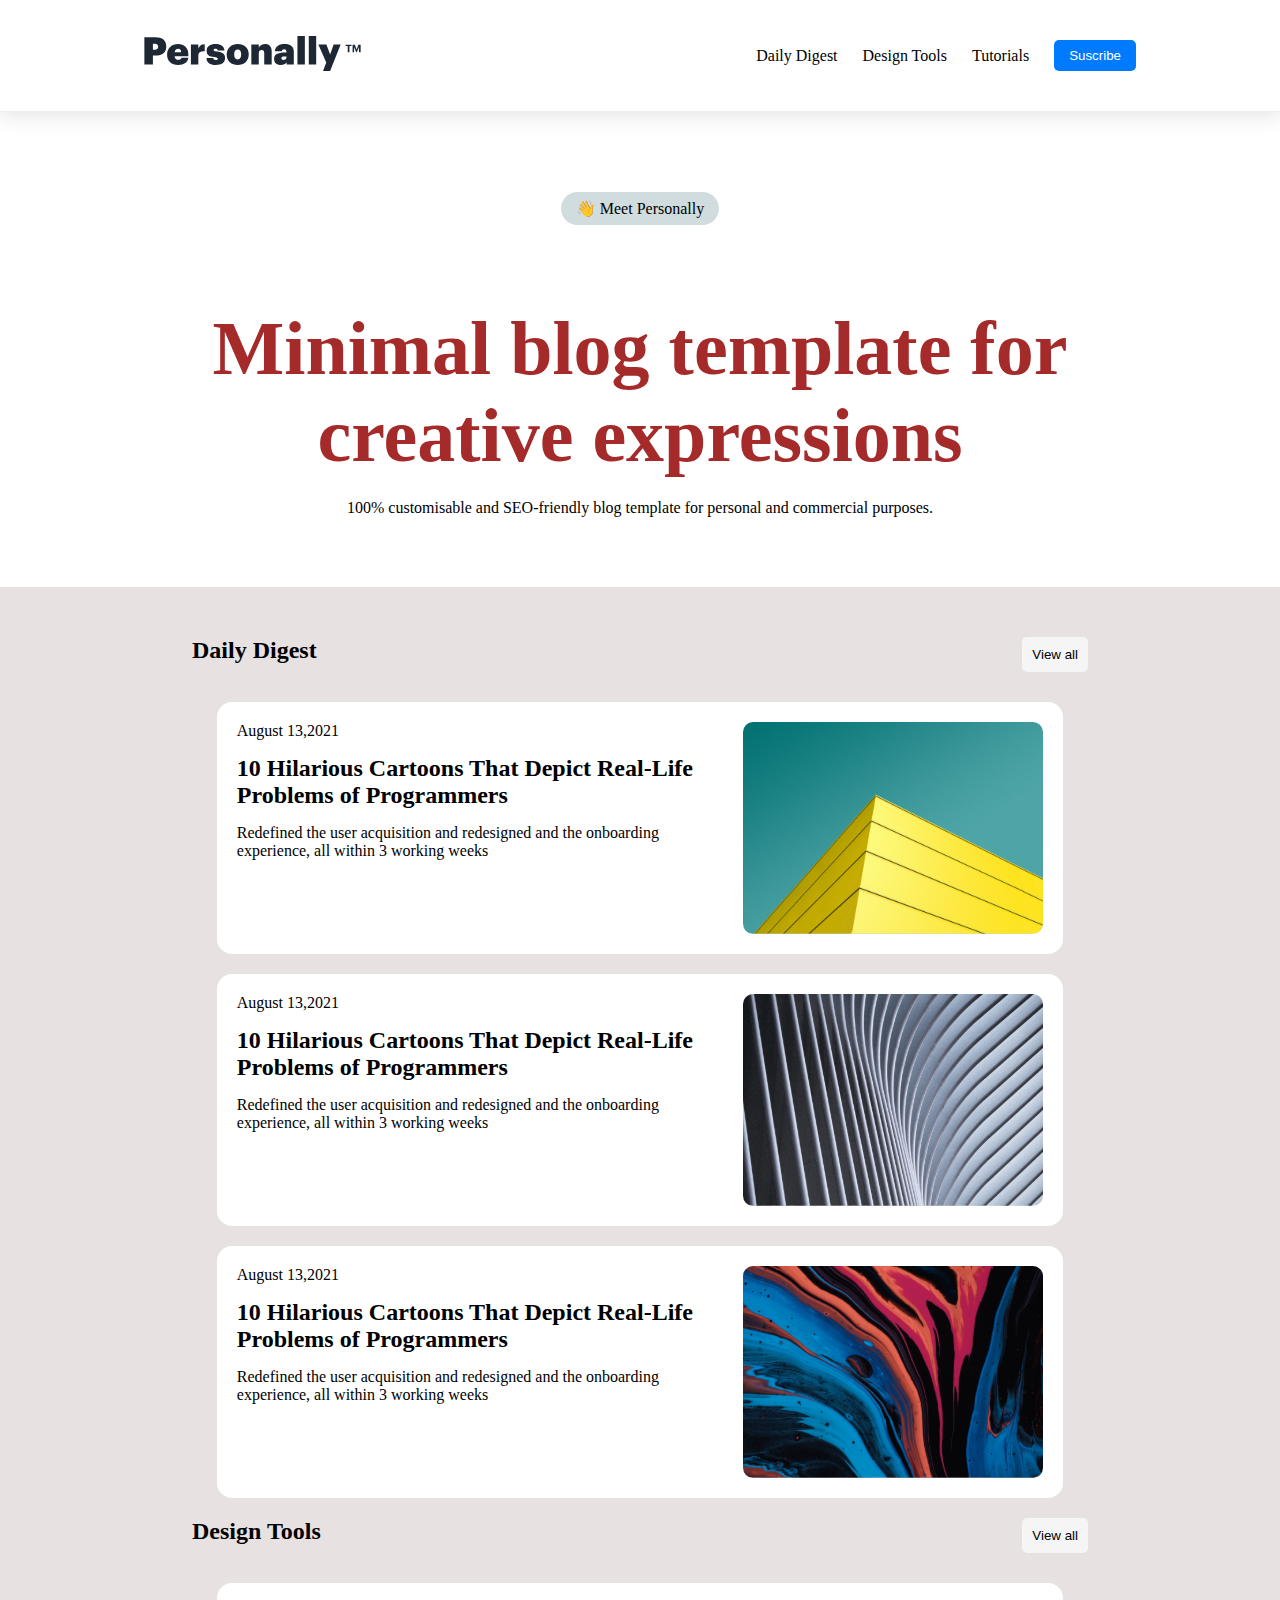
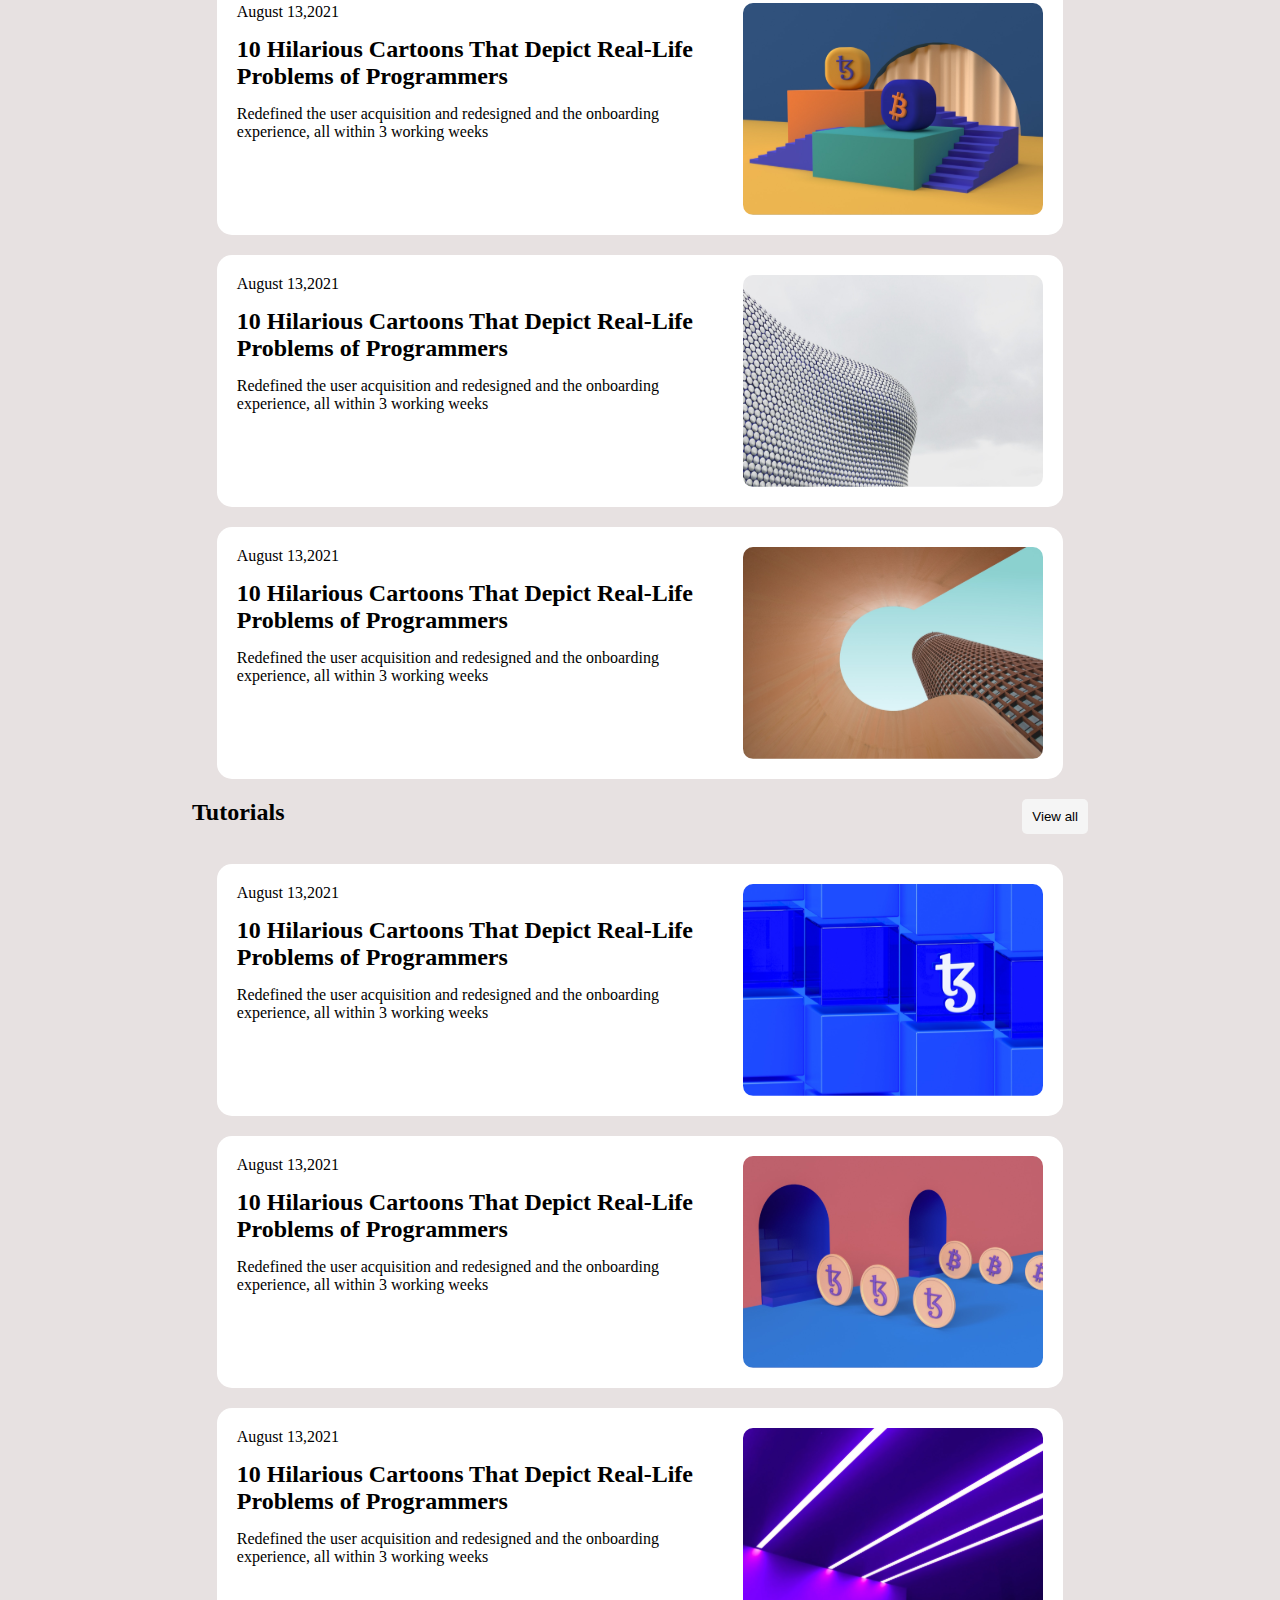
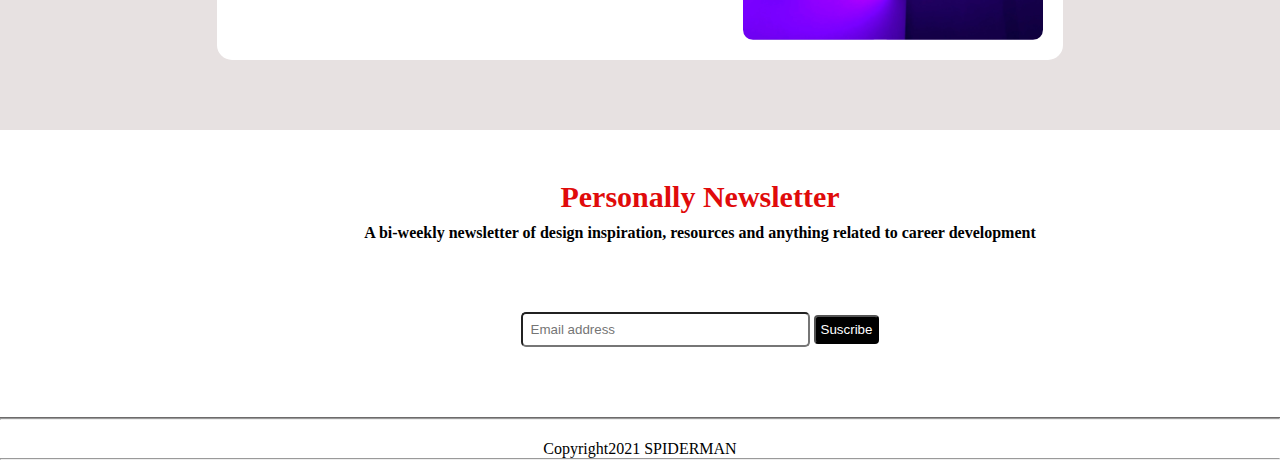
<file: asset/index.html>
<!DOCTYPE html>
<html lang="en">

<head>
  <meta charset="UTF-8" />
  <meta name="viewport" content="width=device-width, initial-scale=1.0" />
  <title>Minimal Blog Template</title>
  <link rel="stylesheet" href="/asset/css/index.css" />
  <link rel="stylesheet" href="https://cdnjs.cloudflare.com/ajax/libs/font-awesome/6.5.0/css/all.min.css"/>

</head>

<body>
  <div class="external-header">
    <section class="header-section">
      <div>
        <img src="./img/personally-logo.svg" alt="" />
      </div>
      
      <header>
        <nav>
          <ul>
            <li>Daily Digest</li>
            <li>Design Tools</li>
            <li>Tutorials</li>
            <li>
              <button>Suscribe</button>
            </li>
          </ul>
        </nav>
      </header>
      <label for="menu-toggle" class="menu-icon">
    <i class="fa-sharp fa-solid fa-bars"></i>
    </label>
      
    </section>
  </div>

  <section class="hero">
    <div>
      <p class="hii">👋 Meet Personally</p>
    </div>
    <h1>Minimal blog template for creative expressions</h1>
    <p class="dope">
      100% customisable and SEO-friendly blog template for personal and
      commercial purposes.
    </p>
  </section>

  <section class="second-sect">
    <div class="everything-container">

      <div class="section-header">
        <h2>Daily Digest</h2>
        <button>View all</button>
      </div>

      <div class="blog">
        <div>
          <p>August 13,2021</p>
          <h2>
            10 Hilarious Cartoons That Depict Real-Life Problems of
            Programmers
          </h2>
          <p>
            Redefined the user acquisition and redesigned and the onboarding
            experience, all within 3 working weeks
          </p>
        </div>
        <img src="/asset/img/unsplash_37Hk9D4Ig_4 (1).svg" alt="" />
      </div>

      <div class="blog">
        <div>
          <p>August 13,2021</p>
          <h2>
            10 Hilarious Cartoons That Depict Real-Life Problems of
            Programmers
          </h2>
          <p>
            Redefined the user acquisition and redesigned and the onboarding
            experience, all within 3 working weeks
          </p>
        </div>
        <img src="/asset/img/unsplash_-6zFVL4YuaM.svg" alt="" />
      </div>

      <div class="blog">
        <div>
          <p>August 13,2021</p>
          <h2>
            10 Hilarious Cartoons That Depict Real-Life Problems of
            Programmers
          </h2>
          <p>
            Redefined the user acquisition and redesigned and the onboarding
            experience, all within 3 working weeks
          </p>
        </div>
        <img src="/asset/img/unsplash_NTYYL9Eb9y8.svg" alt="" />
      </div>

      <div class="section-header">
        <h2>Design Tools</h2>
        <button>View all</button>
      </div>

      <div class="blog">
        <div>
          <p>August 13,2021</p>
          <h2>
            10 Hilarious Cartoons That Depict Real-Life Problems of
            Programmers
          </h2>
          <p>
            Redefined the user acquisition and redesigned and the onboarding
            experience, all within 3 working weeks
          </p>
        </div>
        <img src="/asset/img/unsplash_Nrtlz5D2AP8.svg" alt="" />
      </div>

      <div class="blog">
        <div>
          <p>August 13,2021</p>
          <h2>
            10 Hilarious Cartoons That Depict Real-Life Problems of
            Programmers
          </h2>
          <p>
            Redefined the user acquisition and redesigned and the onboarding
            experience, all within 3 working weeks
          </p>
        </div>
        <img src="/asset/img/unsplash_-tzPh9aswxU.svg" alt="" />
      </div>

      <div class="blog">
        <div>
          <p>August 13,2021</p>
          <h2>
            10 Hilarious Cartoons That Depict Real-Life Problems of
            Programmers
          </h2>
          <p>
            Redefined the user acquisition and redesigned and the onboarding
            experience, all within 3 working weeks
          </p>
        </div>
        <img src="/asset/img/unsplash_oLWGI-Q76Yc.svg" alt="" />
      </div>

      <div class="section-header">
        <h2>Tutorials</h2>
        <button>View all</button>
      </div>

      <div class="blog">
        <div>
          <p>August 13,2021</p>
          <h2>
            10 Hilarious Cartoons That Depict Real-Life Problems of
            Programmers
          </h2>
          <p>
            Redefined the user acquisition and redesigned and the onboarding
            experience, all within 3 working weeks
          </p>
        </div>
        <img src="/asset/img/unsplash_0BEojni7-lo.svg" alt="" />
      </div>

      <div class="blog">
        <div>
          <p>August 13,2021</p>
          <h2>
            10 Hilarious Cartoons That Depict Real-Life Problems of
            Programmers
          </h2>
          <p>
            Redefined the user acquisition and redesigned and the onboarding
            experience, all within 3 working weeks
          </p>
        </div>
        <img src="/asset/img/unsplash_yMG6ua3x69I.svg" alt="" />
      </div>

      <div class="blog">
        <div>
          <p>August 13,2021</p>
          <h2>
            10 Hilarious Cartoons That Depict Real-Life Problems of
            Programmers
          </h2>
          <p>
            Redefined the user acquisition and redesigned and the onboarding
            experience, all within 3 working weeks
          </p>
        </div>
        <img src="/asset/img/unsplash_5yKQ1pikvGg.svg" alt="" />
      </div>


    </div>

    <d>
      <footer class="done">
        <h3 class="ok">
          Personally Newsletter
        </h3>
        <p>
        <h4> A bi-weekly newsletter of design inspiration, resources and anything related to career development</h4>
        </p>
        <form class="sooo">
          <input type="email" name="email" id="email" placeholder="Email address">
          <button type="suscribe">Suscribe</button>
        </form>
      </footer>
  </section>
  <hr>
  <p class="spidey">Copyright2021 SPIDERMAN</p>
  </div>
  <hr>
</body>
</html>
</file>
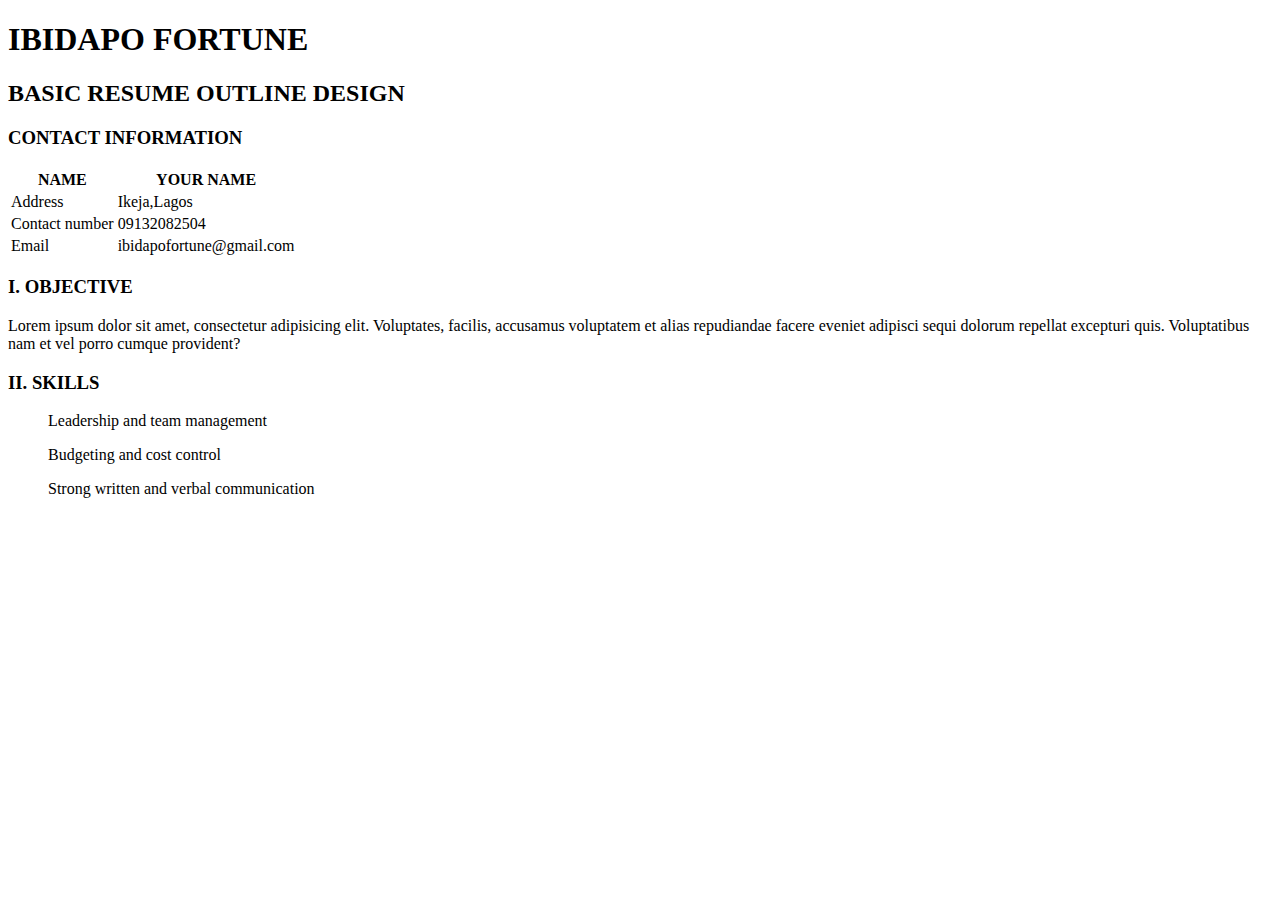
<file: Blog app/index.html>
<!DOCTYPE html>
<html lang="en">
<head>
    <meta charset="UTF-8">
    <meta name="viewport" content="width=device-width, initial-scale=1.0">
    <title>Simple Resume</title>
</head>

<body>
    <header>
        <h1>IBIDAPO FORTUNE</h1>
    </header>
    <p>
        <h2>BASIC RESUME OUTLINE DESIGN</h2>
    </p>
    <table>
        <h3>CONTACT INFORMATION</h3>

        <tr>
            <th>NAME</th>
            <th>YOUR NAME</th>
        </tr>
        <tr>
            <td>Address</td>
            <td>Ikeja,Lagos</td>
        </tr>
        <tr>
            <td>Contact number</td>
            <td>09132082504</td>
        </tr>
        <tr>
            <td>Email</td>
            <td>ibidapofortune@gmail.com</td>
        </tr>
    </table>
    <h3>I. OBJECTIVE</h3>
    <p>Lorem ipsum dolor sit amet, consectetur adipisicing elit. Voluptates, facilis, accusamus voluptatem et alias repudiandae facere eveniet adipisci sequi dolorum repellat excepturi quis. Voluptatibus nam et vel porro cumque provident?</p>
    <h3>II. SKILLS</h3>
    <p>
        <ul>Leadership and team management</ul>
        <ul>Budgeting and cost control</ul>
        <ul>Strong written and verbal communication</ul>
    </p>
</body>
</html>
</file>
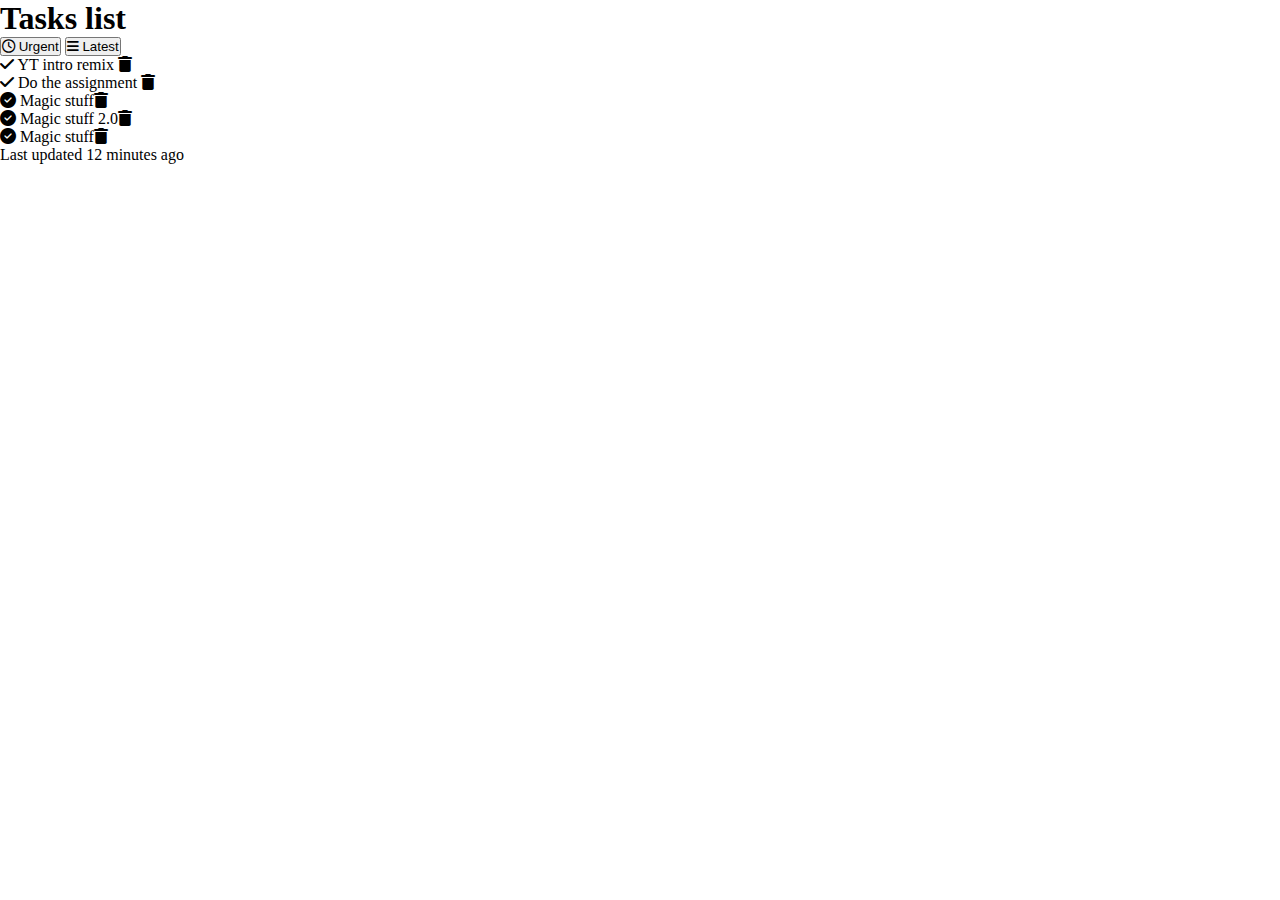
<file: Tasks list/asset/index.html>
<!DOCTYPE html>
<html lang="en">

<head>
    <meta charset="UTF-8">
    <meta name="viewport" content="width=device-width, initial-scale=1.0">
    <title>Document</title>
    <link rel="stylesheet" href="/asset/css/index.css" />
    <link rel="stylesheet" href="https://cdnjs.cloudflare.com/ajax/libs/font-awesome/6.5.0/css/all.min.css" />
</head>

<body>
    <div class="body">
        
            <!-- <header class="header-section"> -->
            <div class="container">
                <div class="head">
                    <h1>Tasks list</h1>
                </div>
                <div class="button">
                                <button class="hi"> <i class="fa-regular fa-clock"></i> Urgent</button>
                                <button class="hi1"> <i class="fa-solid fa-bars"></i> Latest</button></div>
                </div>
            
        <ul class="list">
            <li>
               <i class="fa fa-check"></i> YT intro remix  <i class="fa-solid fa-trash"></i>
            </li>
            <li>
                 <div><i class="fa fa-check"></i> Do the assignment  <i class="fa-solid fa-trash"></i>
            </li>
            <li>
                 <div><i class="fa fa-circle-check"></i> Magic stuff<i class="fa-solid fa-trash"></i>
            </li>
            <li>
                 <div><i class="fa fa-circle-check"></i> Magic stuff 2.0<i class="fa-solid fa-trash"></i>
            </li>
            <li>
                 <div><i class="fa fa-circle-check"></i> Magic stuff<i class="fa-solid fa-trash"></i>
            </li>
            
        </ul>
        

        <section>
            <div>
                <footer>
                    <p class="finish ">
                        Last updated 12 minutes ago
                    </p>
                </footer>
            </div>
        </section>
        </div>
</body>

</html>
</file>
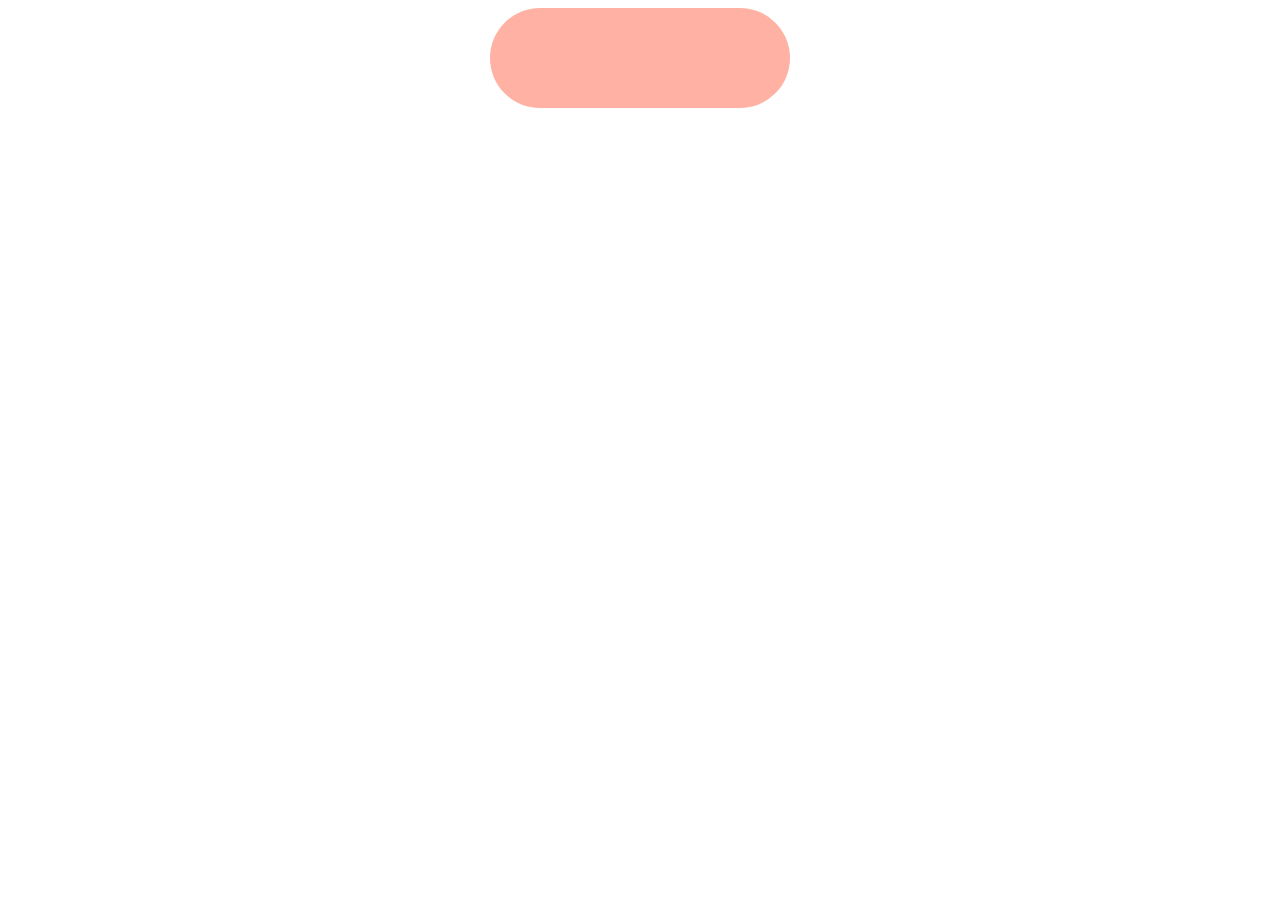
<file: asset/box.html>
<!DOCTYPE html>
<html lang="en">
<head>
    <meta charset="UTF-8">
    <meta name="viewport" content="width=device-width, initial-scale=1.0">
    <link rel="stylesheet" href="css/box.css">
    <title>Document</title>
</head>
<body>
    <section>
  <div class="box">
  </section>
</body>
</html>
</file>
<file: asset/css/index.css>
* {
  margin: 0;
  padding: 0;
}
.external-header {
  box-shadow: 0 5px 20px rgba(0, 0, 0, 0.1);
}
.header-section {
  width: 80%;
  margin: auto;
  background-color: #fff;
  border: 1px solid #fff;
  padding: 20px 0;
}
header li {
  cursor: pointer;
}
header li:hover {
  color: #ea9c28;
}
header button {
  cursor: pointer;
}
header button:hover {
  background-color: brown;
  color: #fff;
  border-radius: 4px;
  border: 2px solid #0000ff;
}
.header-section {
  display: flex;
  justify-content: space-between;
  align-items: center;
}
header ul {
  display: flex;
  align-items: center;
  list-style: none;
  gap: 30px;
}
header button {
  background-color: black;
  color: white;
  border: none;
  padding: 10px;
  border-radius: 5px;
  
}

.hii {
  text-align: center;
  border-radius: 100px;
  background-color: rgba(162, 185, 190, 0.5);
  width: fit-content;
  padding: 7px 15px;
  margin: 80px auto;
}

.hero {
  margin-bottom: 70px;
}

.hero h1 {
  font-size: 76px;
  color: brown;
  text-align: center;
  width: 70%;
  margin: auto;
  margin-bottom: 20px;
}

.dope {
  text-align: center;
}

.second-sect {
  background-color: rgb(231, 225, 225);
}
.everything-container {
  width: 70%;
  margin: auto;
  padding: 50px 0;
}
.section-header {
  display: flex;
  justify-content: space-between;
  margin-bottom: 30px;
}
.section-header button {
  background-color: whitesmoke;
  color: black;
  border: none;
  padding: 10px;
  border-radius: 5px;
  cursor: pointer;
}

.blog {
  display: flex;
  justify-content: space-between;
  gap: 30px;
  background-color: white;
  padding: 20px;
  border-radius: 15px;
  width: 90%;
  margin: 20px auto;

}
.blog div{
    gap: 15px;
    display: flex;
    flex-direction: column;
}

.done  {
  text-align: center;
  width: 100%;
  background-color: white;
  margin: auto;
  padding: 40px 60px;
}
.done h3 {
  color: #e00b0b;
  font-size: 30px;
  padding: 10px;
}
.done form {
  padding: 30px;
  margin-top: 40px;
}
.sooo input {
  padding: 8px;
  border-radius: 5px;
  border-style: 2px solid black;
  padding-right: 100px;
}
.sooo button {
  padding: 5px;
  border-radius: 4px;
  background-color: black;
  color: white;
  cursor: pointer;
}
.sooo button:hover {
  background-color: brown;
}
.second-sect {
  border-bottom: 1px solid rgb(109, 107, 107);
}
.spidey {
  text-align: center;
  margin-top: 20px;
}
/* RESPONSIVENESS */
@media (max-width: 900px) {
  .blog {
    flex-direction: column-reverse;
    text-align: center;
  }

  .section-header {
    /* flex-direction: column-; */
    text-align: center;
    gap: 10px;
  }

  footer form {
    flex-direction: column;
  }
}

@media (max-width: 600px) {
  body {
    padding: 10px;
  }

  .section-header h2 {
    font-size: 1.3rem;
  }

  .blog img {
    width: 100%;
  }
}

.external-header {
  background-color: #fff;
  border-bottom: 1px solid #eee;
  padding: 15px 20px;
}

.header-section {
  display: flex;
  justify-content: space-between;
  align-items: center;
  max-width: 1100px;
  margin: auto;
}

.header-section img {
  height: 35px;
}

/* NAVIGATION */
header nav ul {
  display: flex;
  list-style: none;
  gap: 25px;
  align-items: center;
}

header nav ul li {
  cursor: pointer;
  font-weight: 500;
}

header nav ul li button {
  padding: 8px 15px;
  border: none;
  border-radius: 5px;
  background: #007bff;
  color: white;
  cursor: pointer;
}


.menu-icon {
  display: none;
  cursor: pointer;
  font-size: 1.5rem;
}

#menu-toggle {
  display: none; 
}

/* ===== RESPONSIVE ===== */
@media (max-width: 768px) {
  header nav {
    position: absolute;
    top: 70px;
    right: 20px;
    background: white;
    border-radius: 8px;
    box-shadow: 0 5px 15px rgba(0, 0, 0, 0.1);
    display: none;
    flex-direction: column;
    padding: 20px;
    width: 200px;
  }
  header nav ul {
    flex-direction: column;
    gap: 15px;
  }
  #menu-toggle:checked ~ header nav {
    display: flex;
  }
  .menu-icon {
    display: block;
  }
}
</file>
<file: asset/css/box.css>
.box {
  background-color: tomato;
  height: 100px;
  margin: auto;
  width: 300px;
  border-radius: 50px;
  transition: border-radius 0.3s ease, background-color 0.3s,;
  opacity: 0.5;
  animation: spin 0.2s linear infinite;
}
 .box:hover {
  background-color: coral;    
  opacity: 1;
  border-radius: 0%;
}

@keyframes spin {
    from { transform: rotate(0deg); }
    to { transform: rotate(360deg); }
}
</file>
